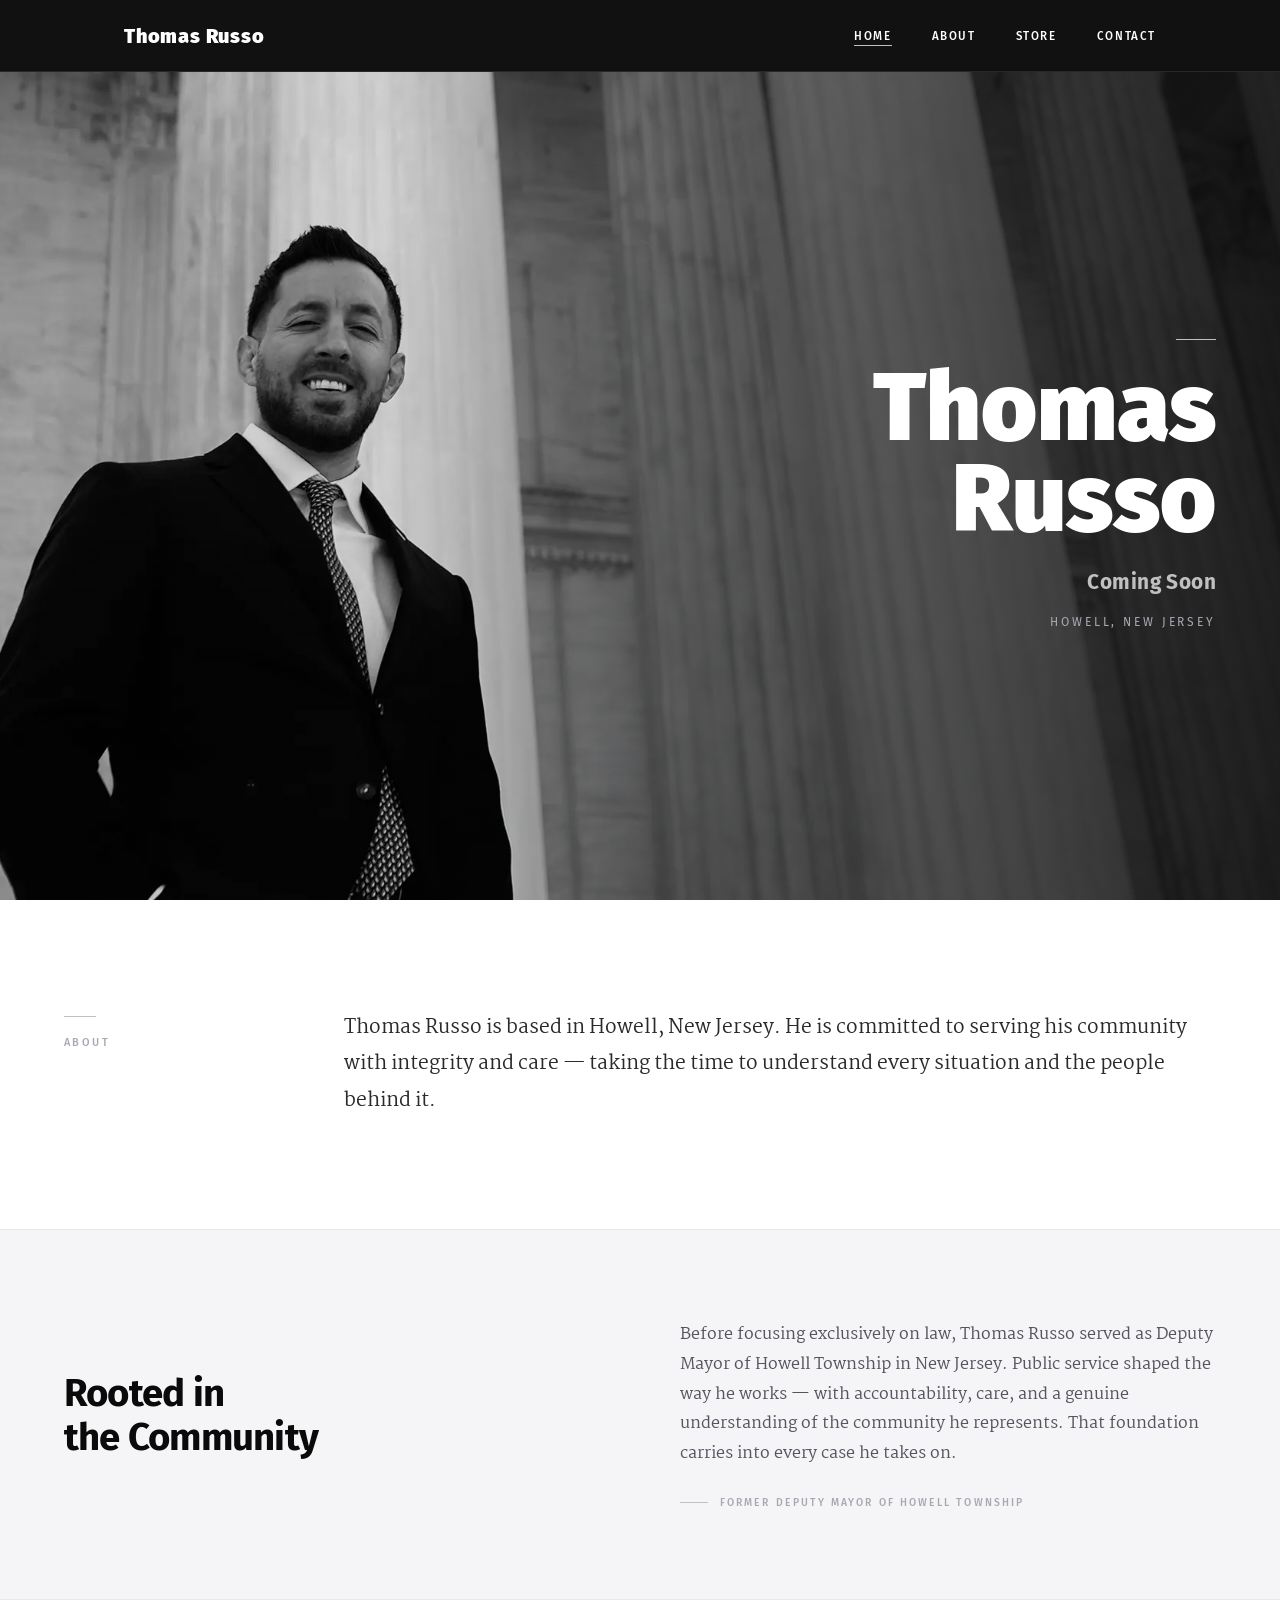
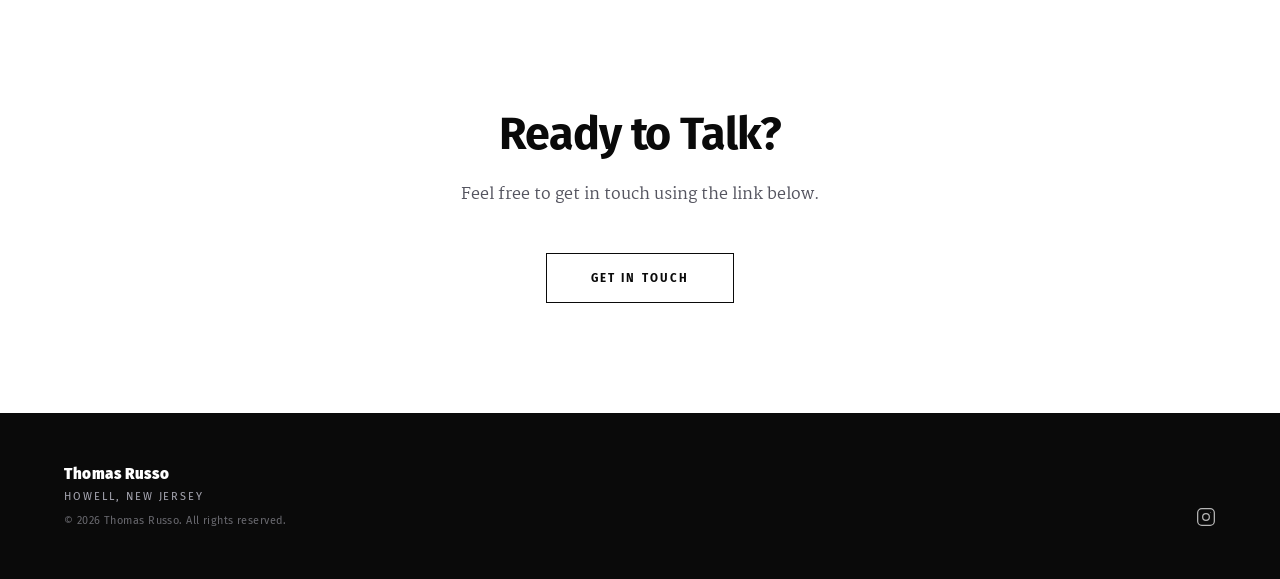
<file: index.html>
<!DOCTYPE html>
<html lang="en">
<head>
  <meta charset="UTF-8" />
  <meta name="viewport" content="width=device-width, initial-scale=1.0" />
  <title>Thomas Russo | Howell, NJ</title>
  <meta name="description" content="Thomas Russo is based in Howell, New Jersey, and a former Deputy Mayor of Howell Township." />
  <link rel="icon" type="image/x-icon" href="favicon.ico" />
  <link rel="icon" type="image/png" sizes="32x32" href="favicon-32x32.png" />
  <link rel="icon" type="image/png" sizes="16x16" href="favicon-16x16.png" />
  <link rel="stylesheet" href="style.css" />
  <script>
    // Lock viewport height on load so mobile browsers (Brave, Chrome) don't
    // stretch the hero when the address bar hides on scroll.
    document.documentElement.style.setProperty('--locked-vh', window.innerHeight + 'px');
  </script>
</head>
<body>

  <!-- ─── Navigation ──────────────────────────────────────── -->
  <nav class="nav">
    <div class="nav-inner">
      <a href="index.html" class="nav-logo">Thomas Russo</a>
      <ul class="nav-links" id="navLinks">
        <li><a href="index.html" class="active">Home</a></li>
        <li><a href="about.html">About</a></li>
        <li><a href="store.html">Store</a></li>
        <li><a href="contact.html">Contact</a></li>
      </ul>
      <button class="nav-toggle" id="navToggle" aria-label="Toggle navigation">
        <span></span>
        <span></span>
        <span></span>
      </button>
    </div>
  </nav>

  <!-- ─── Hero ─────────────────────────────────────────────── -->
  <section class="hero">
    <div class="hero-content">
      <div class="hero-rule"></div>
      <h1 class="hero-name">Thomas<br>Russo</h1>
      <h2 class="hero-title">Coming Soon</h2>
      <p class="hero-location">Howell, New Jersey</p>
    </div>
  </section>

  <!-- ─── Intro ────────────────────────────────────────────── -->
  <section class="section-intro">
    <div class="section-intro-inner">
      <div class="section-intro-left">
        <div class="intro-rule"></div>
        <p class="label">About</p>
      </div>
      <p class="section-intro-body">
        Thomas Russo is based in Howell, New Jersey. He is committed to serving his community with integrity and care — taking the time to understand every situation and the people behind it.
      </p>
    </div>
  </section>

  <!-- ─── Credential ───────────────────────────────────────── -->
  <section class="section-credential">
    <div class="section-credential-inner">
      <div>
        <h2 class="credential-heading">Rooted in<br>the Community</h2>
      </div>
      <div>
        <p class="credential-body">
          Before focusing exclusively on law, Thomas Russo served as Deputy Mayor of Howell Township in New Jersey. Public service shaped the way he works — with accountability, care, and a genuine understanding of the community he represents. That foundation carries into every case he takes on.
        </p>
        <div class="credential-tag">
          <div class="credential-tag-line"></div>
          <span class="credential-tag-text">Former Deputy Mayor of Howell Township</span>
        </div>
      </div>
    </div>
  </section>

  <!-- ─── CTA ──────────────────────────────────────────────── -->
  <section class="section-cta">
    <div class="section-cta-inner">
      <h2 class="cta-heading">Ready to Talk?</h2>
      <p class="cta-sub">Feel free to get in touch using the link below.</p>
      <a href="contact.html" class="btn">Get in Touch</a>
    </div>
  </section>

  <!-- ─── Footer ───────────────────────────────────────────── -->
  <footer class="footer">
    <div class="footer-inner">
      <div class="footer-left">
        <span class="footer-name">Thomas Russo</span>
        <span class="footer-location">Howell, New Jersey</span>
        <span class="footer-copy">&copy; 2026 Thomas Russo. All rights reserved.</span>
      </div>
      <a href="https://www.instagram.com/thomasrussoesquire/" class="footer-instagram" target="_blank" rel="noopener" aria-label="Instagram">
        <svg viewBox="0 0 24 24" fill="none" stroke="currentColor" stroke-width="1.5" stroke-linecap="round" stroke-linejoin="round">
          <rect x="2" y="2" width="20" height="20" rx="5" ry="5"/>
          <circle cx="12" cy="12" r="4"/>
          <circle cx="17.5" cy="6.5" r="0.5" fill="currentColor" stroke="none"/>
        </svg>
      </a>
    </div>
  </footer>

  <script>
    const toggle = document.getElementById('navToggle');
    const links  = document.getElementById('navLinks');
    toggle.addEventListener('click', () => {
      links.classList.toggle('open');
      toggle.classList.toggle('open');
    });
  </script>

</body>
</html>
</file>
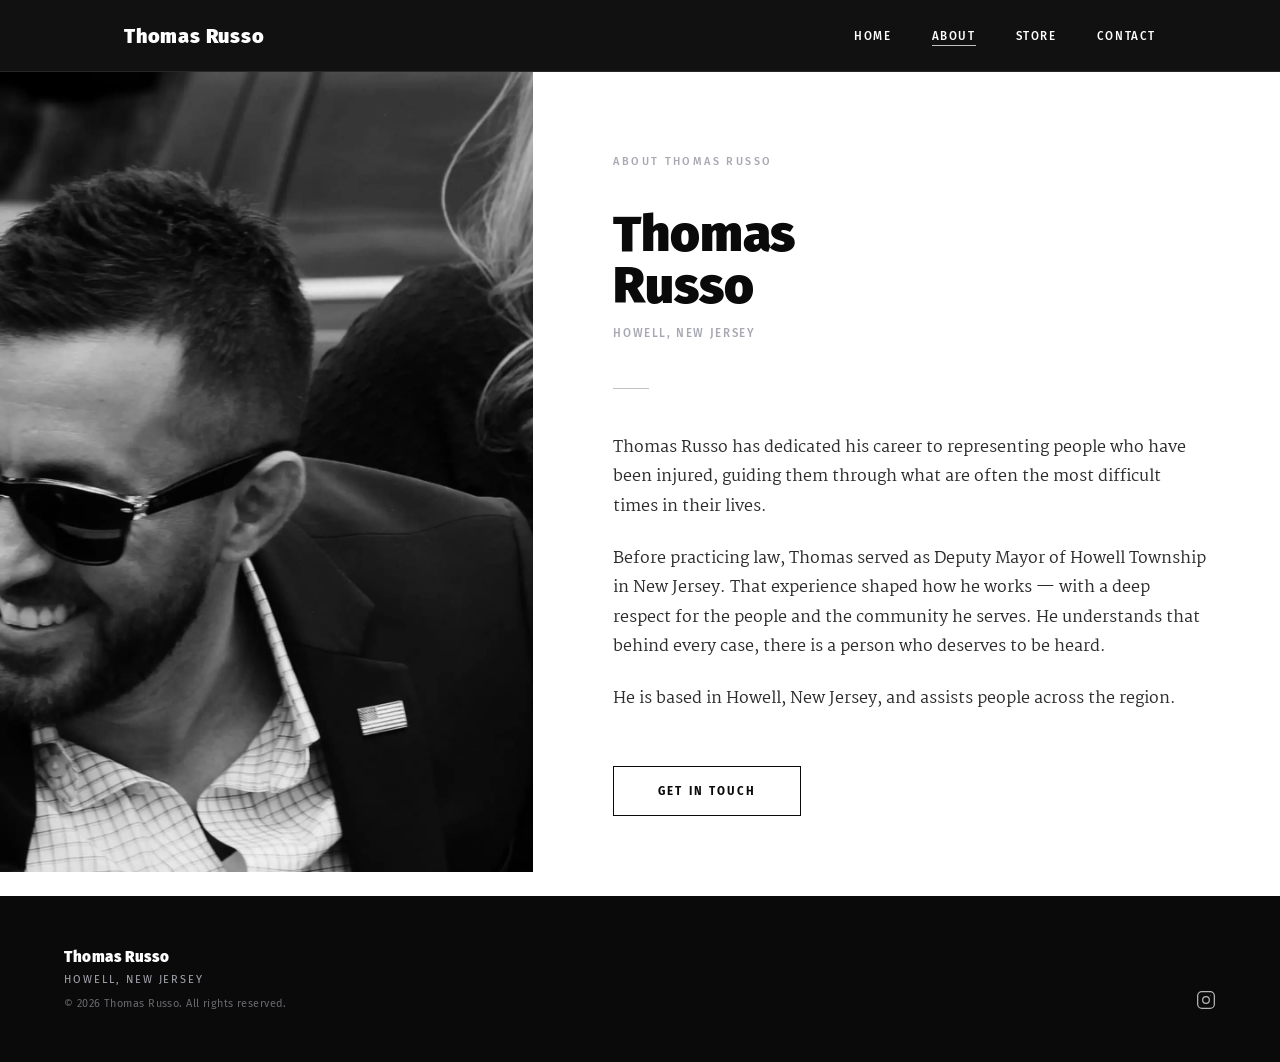
<file: about.html>
<!DOCTYPE html>
<html lang="en">
<head>
  <meta charset="UTF-8" />
  <meta name="viewport" content="width=device-width, initial-scale=1.0" />
  <title>About — Thomas Russo</title>
  <meta name="description" content="Learn about Thomas Russo, a former Deputy Mayor of Howell Township based in Howell, New Jersey." />
  <link rel="icon" type="image/x-icon" href="favicon.ico" />
  <link rel="icon" type="image/png" sizes="32x32" href="favicon-32x32.png" />
  <link rel="icon" type="image/png" sizes="16x16" href="favicon-16x16.png" />
  <link rel="stylesheet" href="style.css" />
</head>
<body>

  <!-- ─── Navigation ──────────────────────────────────────── -->
  <nav class="nav">
    <div class="nav-inner">
      <a href="index.html" class="nav-logo">Thomas Russo</a>
      <ul class="nav-links" id="navLinks">
        <li><a href="index.html">Home</a></li>
        <li><a href="about.html" class="active">About</a></li>
        <li><a href="store.html">Store</a></li>
        <li><a href="contact.html">Contact</a></li>
      </ul>
      <button class="nav-toggle" id="navToggle" aria-label="Toggle navigation">
        <span></span>
        <span></span>
        <span></span>
      </button>
    </div>
  </nav>

  <!-- ─── Split Layout ─────────────────────────────────────── -->
  <div class="about-split">

    <!-- Left: Image -->
    <div class="about-image-col">
      <img src="images/about.webp" alt="Thomas Russo" />
    </div>

    <!-- Right: Content -->
    <div class="about-content-col">
      <div class="about-eyebrow">
        <p class="label">About Thomas Russo</p>
      </div>

      <h1 class="about-name">Thomas<br>Russo</h1>
      <p class="about-title-tag">Howell, New Jersey</p>

      <div class="about-divider"></div>

      <div class="about-bio">
        <p>
          Thomas Russo has dedicated his career to representing people who have been injured, guiding them through what are often the most difficult times in their lives.
        </p>
        <p>
          Before practicing law, Thomas served as Deputy Mayor of Howell Township in New Jersey. That experience shaped how he works — with a deep respect for the people and the community he serves. He understands that behind every case, there is a person who deserves to be heard.
        </p>
        <p>
          He is based in Howell, New Jersey, and assists people across the region.
        </p>
      </div>

      <div class="about-cta">
        <a href="contact.html" class="btn">Get in Touch</a>
      </div>
    </div>

  </div>

  <!-- ─── Footer ───────────────────────────────────────────── -->
  <footer class="footer">
    <div class="footer-inner">
      <div class="footer-left">
        <span class="footer-name">Thomas Russo</span>
        <span class="footer-location">Howell, New Jersey</span>
        <span class="footer-copy">&copy; 2026 Thomas Russo. All rights reserved.</span>
      </div>
      <a href="https://www.instagram.com/thomasrussoesquire/" class="footer-instagram" target="_blank" rel="noopener" aria-label="Instagram">
        <svg viewBox="0 0 24 24" fill="none" stroke="currentColor" stroke-width="1.5" stroke-linecap="round" stroke-linejoin="round">
          <rect x="2" y="2" width="20" height="20" rx="5" ry="5"/>
          <circle cx="12" cy="12" r="4"/>
          <circle cx="17.5" cy="6.5" r="0.5" fill="currentColor" stroke="none"/>
        </svg>
      </a>
    </div>
  </footer>

  <script>
    const toggle = document.getElementById('navToggle');
    const links  = document.getElementById('navLinks');
    toggle.addEventListener('click', () => {
      links.classList.toggle('open');
      toggle.classList.toggle('open');
    });
  </script>

</body>
</html>
</file>
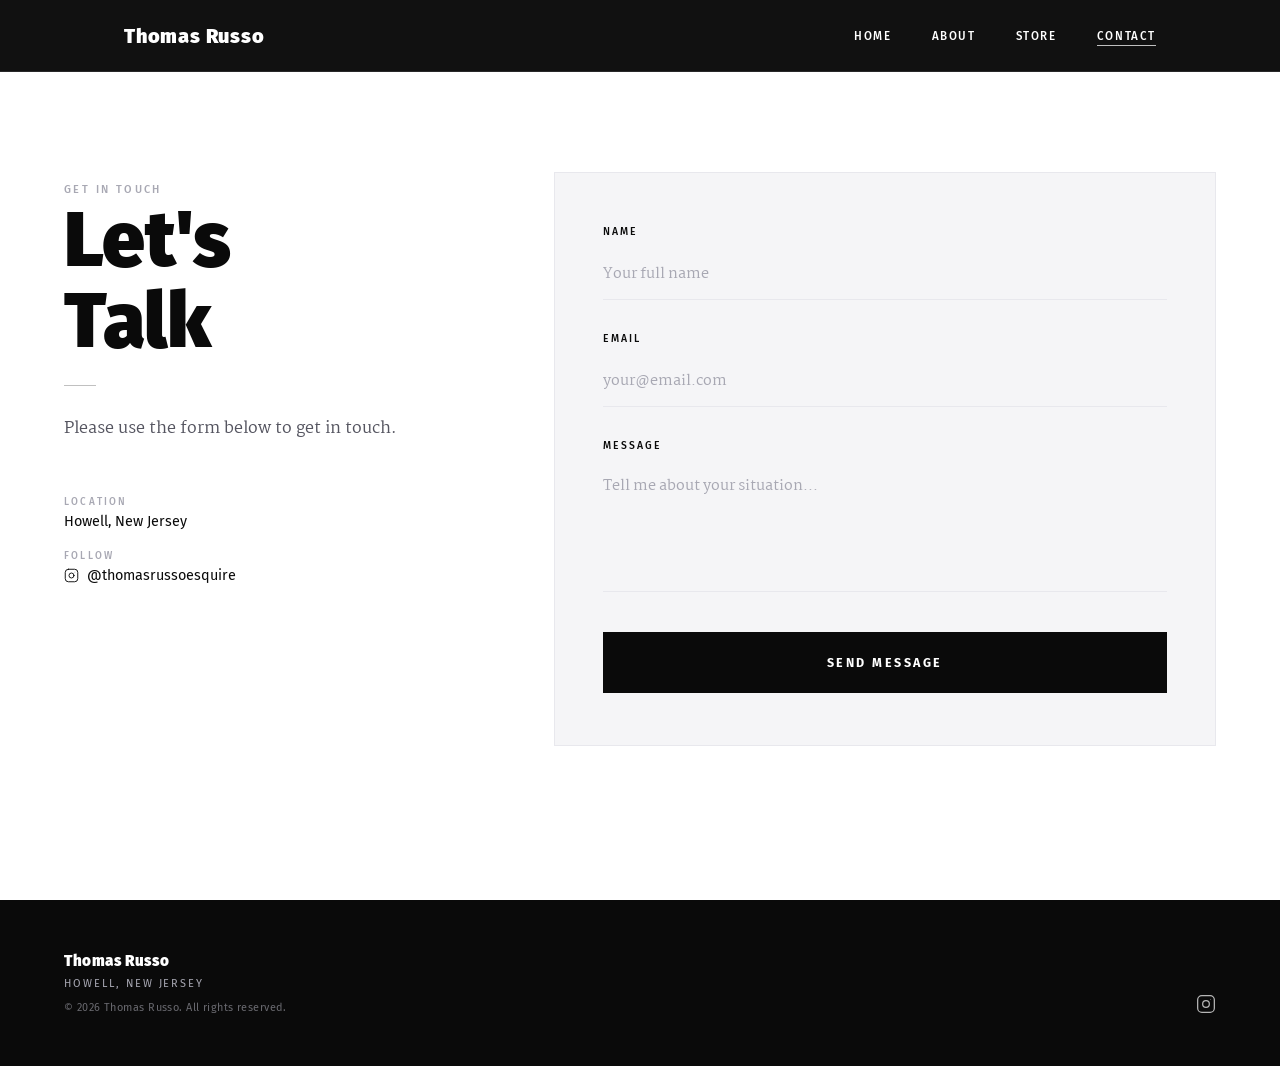
<file: contact.html>
<!DOCTYPE html>
<html lang="en">
<head>
  <meta charset="UTF-8" />
  <meta name="viewport" content="width=device-width, initial-scale=1.0" />
  <title>Contact — Thomas Russo</title>
  <meta name="description" content="Contact Thomas Russo in Howell, New Jersey." />
  <link rel="icon" type="image/x-icon" href="favicon.ico" />
  <link rel="icon" type="image/png" sizes="32x32" href="favicon-32x32.png" />
  <link rel="icon" type="image/png" sizes="16x16" href="favicon-16x16.png" />
  <link rel="stylesheet" href="style.css" />
</head>
<body>

  <!-- ─── Navigation ──────────────────────────────────────── -->
  <nav class="nav">
    <div class="nav-inner">
      <a href="index.html" class="nav-logo">Thomas Russo</a>
      <ul class="nav-links" id="navLinks">
        <li><a href="index.html">Home</a></li>
        <li><a href="about.html">About</a></li>
        <li><a href="store.html">Store</a></li>
        <li><a href="contact.html" class="active">Contact</a></li>
      </ul>
      <button class="nav-toggle" id="navToggle" aria-label="Toggle navigation">
        <span></span>
        <span></span>
        <span></span>
      </button>
    </div>
  </nav>

  <!-- ─── Contact ──────────────────────────────────────────── -->
  <main class="contact-page">
    <div class="contact-inner">

      <!-- Left: Info -->
      <div class="contact-left">
        <p class="label">Get in Touch</p>
        <h1 class="contact-heading">Let's<br>Talk</h1>
        <div class="contact-divider"></div>
        <p class="contact-desc">
          Please use the form below to get in touch.
        </p>
        <div class="contact-meta">
          <div class="contact-meta-item">
            <span class="contact-meta-label">Location</span>
            <span class="contact-meta-value">Howell, New Jersey</span>
          </div>
          <div class="contact-meta-item">
            <span class="contact-meta-label">Follow</span>
            <a href="https://www.instagram.com/thomasrussoesquire/" class="contact-meta-link" target="_blank" rel="noopener">
              <svg viewBox="0 0 24 24" fill="none" stroke="currentColor" stroke-width="1.5" stroke-linecap="round" stroke-linejoin="round">
                <rect x="2" y="2" width="20" height="20" rx="5" ry="5"/>
                <circle cx="12" cy="12" r="4"/>
                <circle cx="17.5" cy="6.5" r="0.5" fill="currentColor" stroke="none"/>
              </svg>
              @thomasrussoesquire
            </a>
          </div>
        </div>
      </div>

      <!-- Right: Form -->
      <div class="contact-right">
<form
          class="contact-form"
          action="https://formspree.io/f/xkokzoqo"
          method="POST"
        >
          <div class="form-group">
            <label class="form-label" for="name">Name</label>
            <input
              class="form-input"
              type="text"
              id="name"
              name="name"
              placeholder="Your full name"
              required
            />
          </div>

          <div class="form-group">
            <label class="form-label" for="email">Email</label>
            <input
              class="form-input"
              type="email"
              id="email"
              name="email"
              placeholder="your@email.com"
              required
            />
          </div>

          <div class="form-group">
            <label class="form-label" for="message">Message</label>
            <textarea
              class="form-textarea"
              id="message"
              name="message"
              placeholder="Tell me about your situation..."
              required
            ></textarea>
          </div>

          <button class="form-submit" type="submit">Send Message</button>
        </form>
      </div>

    </div>
  </main>

  <!-- ─── Footer ───────────────────────────────────────────── -->
  <footer class="footer">
    <div class="footer-inner">
      <div class="footer-left">
        <span class="footer-name">Thomas Russo</span>
        <span class="footer-location">Howell, New Jersey</span>
        <span class="footer-copy">&copy; 2026 Thomas Russo. All rights reserved.</span>
      </div>
      <a href="https://www.instagram.com/thomasrussoesquire/" class="footer-instagram" target="_blank" rel="noopener" aria-label="Instagram">
        <svg viewBox="0 0 24 24" fill="none" stroke="currentColor" stroke-width="1.5" stroke-linecap="round" stroke-linejoin="round">
          <rect x="2" y="2" width="20" height="20" rx="5" ry="5"/>
          <circle cx="12" cy="12" r="4"/>
          <circle cx="17.5" cy="6.5" r="0.5" fill="currentColor" stroke="none"/>
        </svg>
      </a>
    </div>
  </footer>

  <script>
    const toggle = document.getElementById('navToggle');
    const links  = document.getElementById('navLinks');
    toggle.addEventListener('click', () => {
      links.classList.toggle('open');
      toggle.classList.toggle('open');
    });
  </script>

</body>
</html>
</file>
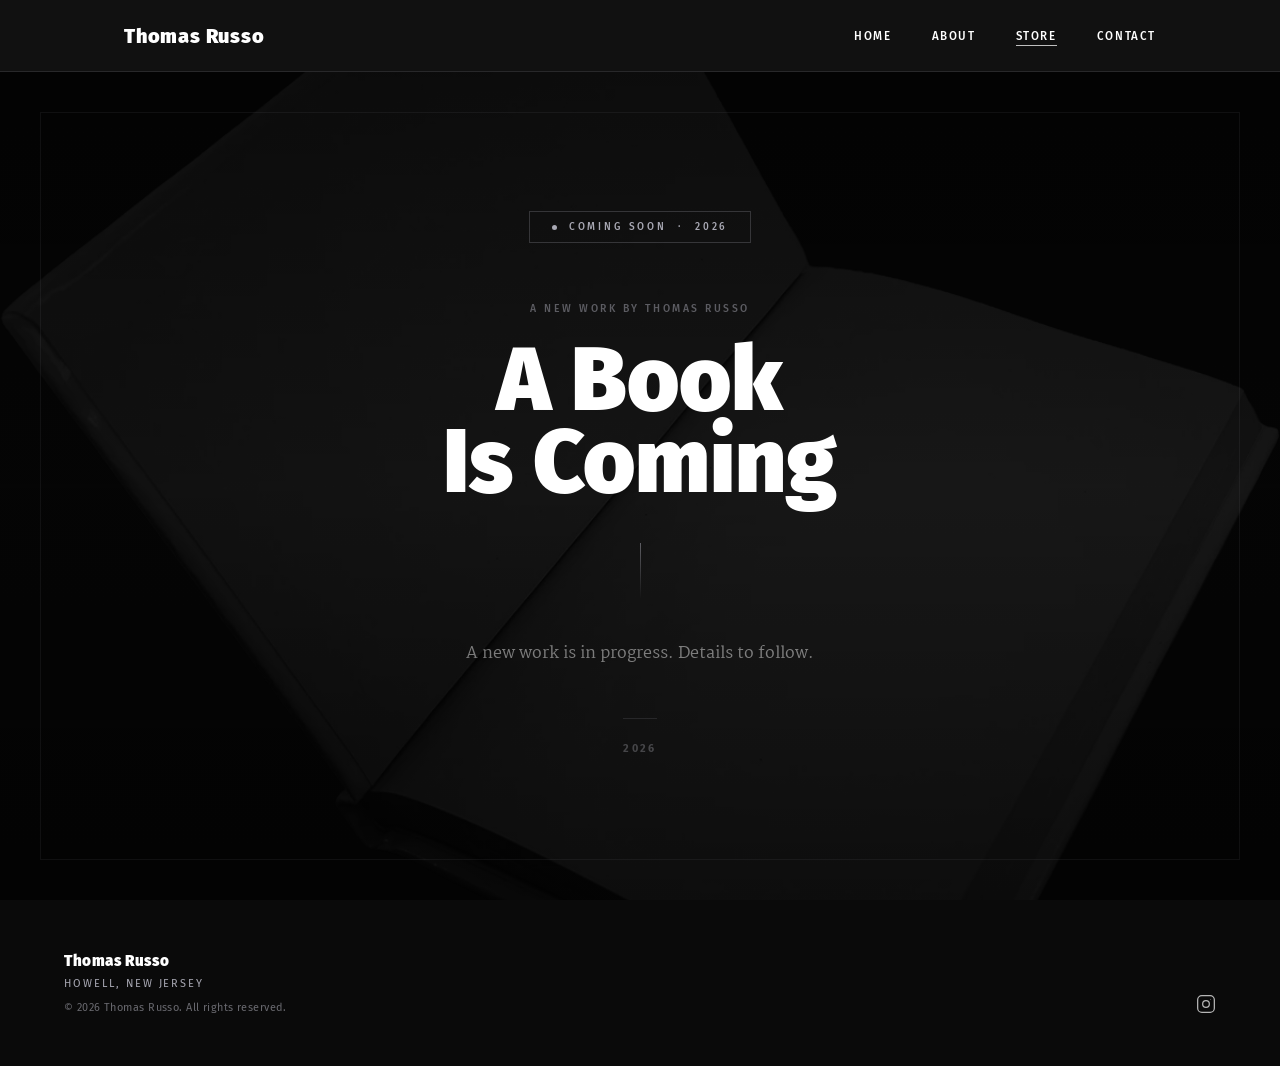
<file: store.html>
<!DOCTYPE html>
<html lang="en">
<head>
  <meta charset="UTF-8" />
  <meta name="viewport" content="width=device-width, initial-scale=1.0" />
  <title>Store — Thomas Russo</title>
  <meta name="description" content="A new book by Thomas Russo. Coming 2026." />
  <link rel="icon" type="image/x-icon" href="favicon.ico" />
  <link rel="icon" type="image/png" sizes="32x32" href="favicon-32x32.png" />
  <link rel="icon" type="image/png" sizes="16x16" href="favicon-16x16.png" />
  <link rel="stylesheet" href="style.css" />
</head>
<body>

  <!-- ─── Navigation ──────────────────────────────────────── -->
  <nav class="nav">
    <div class="nav-inner">
      <a href="index.html" class="nav-logo">Thomas Russo</a>
      <ul class="nav-links" id="navLinks">
        <li><a href="index.html">Home</a></li>
        <li><a href="about.html">About</a></li>
        <li><a href="store.html" class="active">Store</a></li>
        <li><a href="contact.html">Contact</a></li>
      </ul>
      <button class="nav-toggle" id="navToggle" aria-label="Toggle navigation">
        <span></span>
        <span></span>
        <span></span>
      </button>
    </div>
  </nav>

  <!-- ─── Store Hero ───────────────────────────────────────── -->
  <section class="store-hero">
    <div class="store-inner">

      <div class="store-badge">
        <span class="store-badge-dot"></span>
        <span class="store-badge-text">Coming Soon &nbsp;·&nbsp; 2026</span>
      </div>

      <p class="store-eyebrow">A New Work by Thomas Russo</p>

      <h1 class="store-heading">A Book<br>Is Coming</h1>

      <div class="store-rule"></div>

      <p class="store-description">
        A new work is in progress. Details to follow.
      </p>

      <p class="store-year">2026</p>

    </div>
  </section>

  <!-- ─── Footer ───────────────────────────────────────────── -->
  <footer class="footer">
    <div class="footer-inner">
      <div class="footer-left">
        <span class="footer-name">Thomas Russo</span>
        <span class="footer-location">Howell, New Jersey</span>
        <span class="footer-copy">&copy; 2026 Thomas Russo. All rights reserved.</span>
      </div>
      <a href="https://www.instagram.com/thomasrussoesquire/" class="footer-instagram" target="_blank" rel="noopener" aria-label="Instagram">
        <svg viewBox="0 0 24 24" fill="none" stroke="currentColor" stroke-width="1.5" stroke-linecap="round" stroke-linejoin="round">
          <rect x="2" y="2" width="20" height="20" rx="5" ry="5"/>
          <circle cx="12" cy="12" r="4"/>
          <circle cx="17.5" cy="6.5" r="0.5" fill="currentColor" stroke="none"/>
        </svg>
      </a>
    </div>
  </footer>

  <script>
    const toggle = document.getElementById('navToggle');
    const links  = document.getElementById('navLinks');
    toggle.addEventListener('click', () => {
      links.classList.toggle('open');
      toggle.classList.toggle('open');
    });
  </script>

</body>
</html>
</file>
<file: style.css>
/* ============================================================
   THOMAS RUSSO — thomasrussonj.com
   style.css
   ============================================================ */

@import url('https://fonts.googleapis.com/css2?family=Fira+Sans:wght@400;500;700;900&family=Martel:wght@400&display=swap');

/* ─── Variables ──────────────────────────────────────────── */
:root {
  --black:         #0a0a0a;
  --white:         #ffffff;
  --silver-light:  #e8e8ed;
  --silver-mid:    #c0c0c0;
  --silver-dark:   #a8a8b3;
  --silver-subtle: #f5f5f7;
  --text-muted:    #555560;
  --nav-height:    72px;
  --max-w:         1160px;
  --pad-x:         clamp(24px, 5vw, 80px);
}

/* ─── Reset ──────────────────────────────────────────────── */
*, *::before, *::after { box-sizing: border-box; margin: 0; padding: 0; }
html { scroll-behavior: smooth; }
body {
  font-family: 'Martel', Georgia, serif;
  font-weight: 400;
  color: var(--black);
  background: var(--white);
  -webkit-font-smoothing: antialiased;
  -moz-osx-font-smoothing: grayscale;
}
img { display: block; max-width: 100%; }
a { color: inherit; text-decoration: none; }
ul { list-style: none; }

/* ─── Type Scale ─────────────────────────────────────────── */
h1 { font-family: 'Fira Sans', sans-serif; font-weight: 900; }
h2 { font-family: 'Fira Sans', sans-serif; font-weight: 700; }
p  { line-height: 1.85; }

/* ─── Utilities ──────────────────────────────────────────── */
.label {
  font-family: 'Fira Sans', sans-serif;
  font-weight: 500;
  font-size: 0.68rem;
  letter-spacing: 0.22em;
  text-transform: uppercase;
  color: var(--silver-dark);
}

/* ─── Navigation ─────────────────────────────────────────── */
.nav {
  position: sticky;
  top: 0;
  z-index: 200;
  height: var(--nav-height);
  background: rgba(10, 10, 10, 0.97);
  backdrop-filter: blur(8px);
  -webkit-backdrop-filter: blur(8px);
  border-bottom: 1px solid rgba(168,168,179,0.15);
  display: flex;
  align-items: center;
}
.nav-inner {
  max-width: var(--max-w);
  margin: 0 auto;
  padding: 0 var(--pad-x);
  width: 100%;
  display: flex;
  align-items: center;
  justify-content: space-between;
}
.nav-logo {
  font-family: 'Fira Sans', sans-serif;
  font-weight: 900;
  font-size: 1.25rem;
  letter-spacing: 0.04em;
  color: var(--white);
  flex-shrink: 0;
}
.nav-links {
  display: flex;
  gap: 40px;
}
.nav-links a {
  font-family: 'Fira Sans', sans-serif;
  font-weight: 500;
  font-size: 0.72rem;
  letter-spacing: 0.14em;
  text-transform: uppercase;
  color: var(--white);
  position: relative;
  padding-bottom: 3px;
  transition: color 0.2s;
}
.nav-links a::after {
  content: '';
  position: absolute;
  bottom: 0;
  left: 0;
  width: 0;
  height: 1px;
  background: var(--silver-mid);
  transition: width 0.35s ease;
}
.nav-links a:hover::after,
.nav-links a.active::after {
  width: 100%;
}

.nav-toggle {
  display: none;
  flex-direction: column;
  gap: 6px;
  cursor: pointer;
  background: none;
  border: none;
  padding: 4px;
}
.nav-toggle span {
  display: block;
  width: 22px;
  height: 1px;
  background: var(--white);
  transition: all 0.3s ease;
}
.nav-toggle.open span:nth-child(1) { transform: translateY(7px) rotate(45deg); }
.nav-toggle.open span:nth-child(2) { opacity: 0; }
.nav-toggle.open span:nth-child(3) { transform: translateY(-7px) rotate(-45deg); }

/* ─── Footer ─────────────────────────────────────────────── */
.footer {
  background: var(--black);
  color: var(--white);
  padding: 52px var(--pad-x);
}
.footer-inner {
  max-width: var(--max-w);
  margin: 0 auto;
  display: flex;
  align-items: flex-end;
  justify-content: space-between;
  flex-wrap: wrap;
  gap: 24px;
}
.footer-left { display: flex; flex-direction: column; gap: 7px; }
.footer-name {
  font-family: 'Fira Sans', sans-serif;
  font-weight: 900;
  font-size: 0.95rem;
  letter-spacing: 0.04em;
}
.footer-location {
  font-family: 'Fira Sans', sans-serif;
  font-weight: 400;
  font-size: 0.68rem;
  letter-spacing: 0.18em;
  text-transform: uppercase;
  color: var(--silver-dark);
}
.footer-copy {
  font-family: 'Fira Sans', sans-serif;
  font-weight: 400;
  font-size: 0.68rem;
  color: rgba(168,168,179,0.6);
  letter-spacing: 0.04em;
  margin-top: 4px;
}
.footer-instagram {
  display: flex;
  align-items: center;
  color: var(--white);
  opacity: 0.7;
  transition: opacity 0.25s;
}
.footer-instagram:hover { opacity: 1; }
.footer-instagram svg { width: 20px; height: 20px; }

/* ─── Home Page ──────────────────────────────────────────── */
.hero {
  position: relative;
  height: calc(100vh - var(--nav-height));
  min-height: 600px;
  background: url('images/hero.webp') left center / cover no-repeat;
  display: flex;
  align-items: center;
  justify-content: flex-end;
  overflow: hidden;
}
.hero::before {
  content: '';
  position: absolute;
  inset: 0;
  background: linear-gradient(
    to right,
    rgba(10,10,10,0.0)  0%,
    rgba(10,10,10,0.1)  30%,
    rgba(10,10,10,0.55) 55%,
    rgba(10,10,10,0.88) 100%
  );
}
.hero-content {
  position: relative;
  z-index: 1;
  text-align: right;
  padding: 48px var(--pad-x) 48px 40px;
  max-width: 560px;
  animation: fadeUp 1s ease both;
}
@keyframes fadeUp {
  from { opacity: 0; transform: translateY(20px); }
  to   { opacity: 1; transform: translateY(0); }
}
.hero-eyebrow {
  font-family: 'Fira Sans', sans-serif;
  font-weight: 500;
  font-size: 0.75rem;
  letter-spacing: 0.26em;
  text-transform: uppercase;
  color: var(--silver-dark);
  margin-bottom: 22px;
}
.hero-rule {
  width: 40px;
  height: 1px;
  background: var(--silver-mid);
  margin: 0 0 22px auto;
}
.hero-name {
  font-family: 'Fira Sans', sans-serif;
  font-weight: 900;
  font-size: clamp(3.5rem, 7.5vw, 7rem);
  color: var(--white);
  line-height: 0.95;
  letter-spacing: 0em;
  margin-bottom: 24px;
}
.hero-title {
  font-family: 'Fira Sans', sans-serif;
  font-weight: 700;
  font-size: clamp(1rem, 1.8vw, 1.3rem);
  color: var(--silver-mid);
  letter-spacing: 0.02em;
  margin-bottom: 14px;
  line-height: 1.4;
}
.hero-location {
  font-family: 'Fira Sans', sans-serif;
  font-weight: 400;
  font-size: 0.75rem;
  letter-spacing: 0.24em;
  text-transform: uppercase;
  color: var(--silver-dark);
}

.section-intro {
  padding: 110px var(--pad-x);
}
.section-intro-inner {
  max-width: var(--max-w);
  margin: 0 auto;
  display: grid;
  grid-template-columns: 200px 1fr;
  gap: 80px;
  align-items: start;
}
.section-intro-left {
  padding-top: 6px;
  display: flex;
  flex-direction: column;
  gap: 16px;
}
.intro-rule {
  width: 32px;
  height: 1px;
  background: var(--silver-mid);
}
.section-intro-body {
  font-size: clamp(1.05rem, 1.5vw, 1.2rem);
  color: #2a2a2a;
  line-height: 1.9;
}

.section-credential {
  border-top: 1px solid var(--silver-light);
  border-bottom: 1px solid var(--silver-light);
  background: var(--silver-subtle);
  padding: 90px var(--pad-x);
}
.section-credential-inner {
  max-width: var(--max-w);
  margin: 0 auto;
  display: grid;
  grid-template-columns: 1fr 1fr;
  gap: 80px;
  align-items: center;
}
.credential-heading {
  font-size: clamp(1.6rem, 3vw, 2.4rem);
  letter-spacing: -0.02em;
  line-height: 1.15;
}
.credential-body {
  color: var(--text-muted);
  font-size: 1rem;
  margin-bottom: 28px;
}
.credential-tag {
  display: flex;
  align-items: center;
  gap: 12px;
}
.credential-tag-line {
  width: 28px;
  height: 1px;
  background: var(--silver-mid);
}
.credential-tag-text {
  font-family: 'Fira Sans', sans-serif;
  font-weight: 500;
  font-size: 0.65rem;
  letter-spacing: 0.2em;
  text-transform: uppercase;
  color: var(--silver-dark);
}

.section-cta {
  padding: 110px var(--pad-x);
  text-align: center;
}
.section-cta-inner { max-width: 580px; margin: 0 auto; }
.cta-heading {
  font-size: clamp(1.8rem, 3.5vw, 2.8rem);
  letter-spacing: -0.025em;
  line-height: 1.1;
  margin-bottom: 20px;
}
.cta-sub {
  color: var(--text-muted);
  font-size: 1rem;
  margin-bottom: 44px;
}
.btn {
  display: inline-block;
  font-family: 'Fira Sans', sans-serif;
  font-weight: 700;
  font-size: 0.72rem;
  letter-spacing: 0.18em;
  text-transform: uppercase;
  padding: 17px 44px;
  border: 1px solid var(--black);
  color: var(--black);
  background: transparent;
  cursor: pointer;
  transition: background 0.28s, color 0.28s;
}
.btn:hover {
  background: var(--black);
  color: var(--white);
}
/* ─── About Page ─────────────────────────────────────────── */

.about-split {
  display: grid;
  grid-template-columns: 5fr 7fr;
  align-items: start;
}
.about-image-col {
  align-self: start;
  padding-top: 0;
}
.about-image-col img {
  width: 100%;
  height: auto;
  display: block;
}
.about-content-col {
  padding: 80px 70px 80px 80px;
  display: flex;
  flex-direction: column;
}
.about-eyebrow { margin-bottom: 36px; }
.about-name {
  font-size: clamp(2.2rem, 4vw, 3.2rem);
  letter-spacing: 0em;
  line-height: 1.02;
  margin-bottom: 10px;
}
.about-title-tag {
  font-family: 'Fira Sans', sans-serif;
  font-weight: 500;
  font-size: 0.72rem;
  letter-spacing: 0.14em;
  text-transform: uppercase;
  color: var(--silver-dark);
  margin-bottom: 44px;
}
.about-divider {
  width: 36px;
  height: 1px;
  background: var(--silver-mid);
  margin-bottom: 44px;
}
.about-bio {
  display: flex;
  flex-direction: column;
  gap: 22px;
  margin-bottom: 52px;
}
.about-bio p { color: #2c2c2c; font-size: 1rem; }

/* ─── Store Page ─────────────────────────────────────────── */

.store-hero {
  min-height: calc(100vh - var(--nav-height));
  background: var(--black);
  display: flex;
  align-items: center;
  justify-content: center;
  padding: 80px var(--pad-x);
  position: relative;
  overflow: hidden;
}
.store-hero::before {
  content: '';
  position: absolute;
  inset: 0;
  background:
    linear-gradient(to bottom, rgba(0,0,0,0.72) 0%, rgba(0,0,0,0.55) 50%, rgba(0,0,0,0.72) 100%),
    url('images/book.webp') center center / cover no-repeat;
}
.store-hero::after {
  content: '';
  position: absolute;
  top: 40px;
  left: 40px;
  right: 40px;
  bottom: 40px;
  border: 1px solid rgba(168,168,179,0.08);
  pointer-events: none;
}
.store-inner {
  position: relative;
  z-index: 1;
  text-align: center;
  max-width: 720px;
}
.store-badge {
  display: inline-flex;
  align-items: center;
  gap: 12px;
  border: 1px solid rgba(168,168,179,0.25);
  padding: 9px 22px;
  margin-bottom: 56px;
}
.store-badge-dot {
  width: 5px;
  height: 5px;
  border-radius: 50%;
  background: var(--silver-dark);
  animation: pulse 2.6s ease-in-out infinite;
  flex-shrink: 0;
}
@keyframes pulse {
  0%, 100% { opacity: 1; transform: scale(1); }
  50%       { opacity: 0.3; transform: scale(0.7); }
}
.store-badge-text {
  font-family: 'Fira Sans', sans-serif;
  font-weight: 500;
  font-size: 0.63rem;
  letter-spacing: 0.28em;
  text-transform: uppercase;
  color: var(--silver-dark);
}
.store-eyebrow {
  font-family: 'Fira Sans', sans-serif;
  font-weight: 500;
  font-size: 0.65rem;
  letter-spacing: 0.24em;
  text-transform: uppercase;
  color: rgba(168,168,179,0.5);
  margin-bottom: 20px;
}
.store-heading {
  font-family: 'Fira Sans', sans-serif;
  font-weight: 900;
  font-size: clamp(3rem, 7vw, 6.5rem);
  color: var(--white);
  letter-spacing: 0em;
  line-height: 0.92;
  margin-bottom: 40px;
}
.store-rule {
  width: 1px;
  height: 56px;
  background: linear-gradient(to bottom, rgba(168,168,179,0.5), transparent);
  margin: 0 auto 40px;
}
.store-description {
  font-family: 'Martel', serif;
  color: rgba(255,255,255,0.45);
  font-size: 1rem;
  line-height: 1.9;
  max-width: 440px;
  margin: 0 auto;
}
.store-year {
  display: inline-block;
  margin-top: 48px;
  font-family: 'Fira Sans', sans-serif;
  font-weight: 700;
  font-size: 0.68rem;
  letter-spacing: 0.22em;
  text-transform: uppercase;
  color: rgba(168,168,179,0.35);
  border-top: 1px solid rgba(168,168,179,0.15);
  padding-top: 20px;
}

/* ─── Contact Page ───────────────────────────────────────── */

.contact-page {
  padding: 100px var(--pad-x) 120px;
  min-height: calc(100vh - var(--nav-height));
}
.contact-inner {
  max-width: var(--max-w);
  margin: 0 auto;
  display: grid;
  grid-template-columns: 1fr 1.7fr;
  gap: 100px;
  align-items: start;
}
.contact-left { padding-top: 8px; }
.contact-heading {
  font-size: clamp(2.8rem, 6vw, 5rem);
  letter-spacing: 0em;
  line-height: 1.05;
  margin-bottom: 20px;
}
.contact-divider {
  width: 32px;
  height: 1px;
  background: var(--silver-mid);
  margin: 24px 0 28px;
}
.contact-desc {
  color: var(--text-muted);
  font-size: 1rem;
  margin-bottom: 52px;
}
.contact-meta { display: flex; flex-direction: column; gap: 20px; }
.contact-meta-item { display: flex; flex-direction: column; gap: 5px; }
.contact-meta-label {
  font-family: 'Fira Sans', sans-serif;
  font-weight: 500;
  font-size: 0.62rem;
  letter-spacing: 0.22em;
  text-transform: uppercase;
  color: var(--silver-dark);
}
.contact-meta-value {
  font-family: 'Fira Sans', sans-serif;
  font-weight: 400;
  font-size: 0.9rem;
  color: var(--black);
}
.contact-meta-link {
  display: inline-flex;
  align-items: center;
  gap: 8px;
  font-family: 'Fira Sans', sans-serif;
  font-size: 0.9rem;
  color: var(--black);
  transition: color 0.2s;
}
.contact-meta-link:hover { color: var(--silver-dark); }
.contact-meta-link svg { width: 15px; height: 15px; flex-shrink: 0; }

.contact-right {
  background: var(--silver-subtle);
  border: 1px solid var(--silver-light);
  padding: 52px 48px;
}

.contact-form { display: flex; flex-direction: column; gap: 32px; }
.form-group { display: flex; flex-direction: column; gap: 10px; }
.form-label {
  font-family: 'Fira Sans', sans-serif;
  font-weight: 500;
  font-size: 0.65rem;
  letter-spacing: 0.2em;
  text-transform: uppercase;
  color: var(--black);
}
.form-input,
.form-textarea {
  width: 100%;
  padding: 12px 0;
  font-family: 'Martel', serif;
  font-size: 1rem;
  color: var(--black);
  background: transparent;
  border: none;
  border-bottom: 1px solid var(--silver-light);
  outline: none;
  transition: border-color 0.25s;
  resize: none;
  -webkit-appearance: none;
}
.form-input::placeholder,
.form-textarea::placeholder {
  color: var(--silver-dark);
  font-size: 0.9rem;
}
.form-input:focus,
.form-textarea:focus {
  border-bottom-color: var(--black);
}
.form-textarea { min-height: 130px; }
.form-submit {
  align-self: stretch;
  margin-top: 8px;
  font-family: 'Fira Sans', sans-serif;
  font-weight: 700;
  font-size: 0.78rem;
  letter-spacing: 0.2em;
  text-transform: uppercase;
  padding: 22px 44px;
  background: var(--black);
  color: var(--white);
  border: 1px solid var(--black);
  cursor: pointer;
  transition: background 0.28s, color 0.28s;
}
.form-submit:hover {
  background: transparent;
  color: var(--black);
}

/* ─── Responsive ─────────────────────────────────────────── */

@media (max-width: 960px) {
  .section-intro-inner {
    grid-template-columns: 1fr;
    gap: 32px;
  }
  .section-credential-inner {
    grid-template-columns: 1fr;
    gap: 40px;
  }
  .contact-inner {
    grid-template-columns: 1fr;
    gap: 60px;
  }
}

@media (max-width: 640px) {
  :root { --nav-height: 64px; }

  .nav-links {
    display: none;
    position: fixed;
    top: var(--nav-height);
    left: 0;
    right: 0;
    background: var(--white);
    border-bottom: 1px solid var(--silver-light);
    flex-direction: column;
    padding: 28px var(--pad-x) 32px;
    gap: 24px;
    box-shadow: 0 8px 24px rgba(0,0,0,0.06);
  }
  .nav-links.open { display: flex; background: var(--black); border-bottom-color: rgba(168,168,179,0.15); }
  .nav-links a { font-size: 0.85rem; }
  .nav-toggle { display: flex; }

  .hero { background-position: -120px center; height: calc(var(--locked-vh, 100svh) - var(--nav-height)); }

  .hero-content {
    max-width: 100%;
    padding: 32px 24px;
  }
  .hero-name { font-size: clamp(2.6rem, 11vw, 4rem); }

  .section-intro,
  .section-credential,
  .section-cta { padding: 72px var(--pad-x); }

  .about-split {
    grid-template-columns: 1fr;
  }
  .about-image-col {
    width: 100%;
    overflow: hidden;
    padding-top: 0;
  }
  .about-image-col img {
    display: block;
    margin-top: -150px;
  }
  .about-content-col {
    padding: 48px var(--pad-x) 64px;
  }
  .about-cta {
    text-align: center;
  }

  .store-hero::after { display: none; }

  .contact-page { padding: 72px var(--pad-x) 96px; }
  .contact-heading { font-size: clamp(3rem, 7vw, 6.5rem); }

  .footer-inner { flex-direction: column; align-items: flex-start; }
}
</file>
